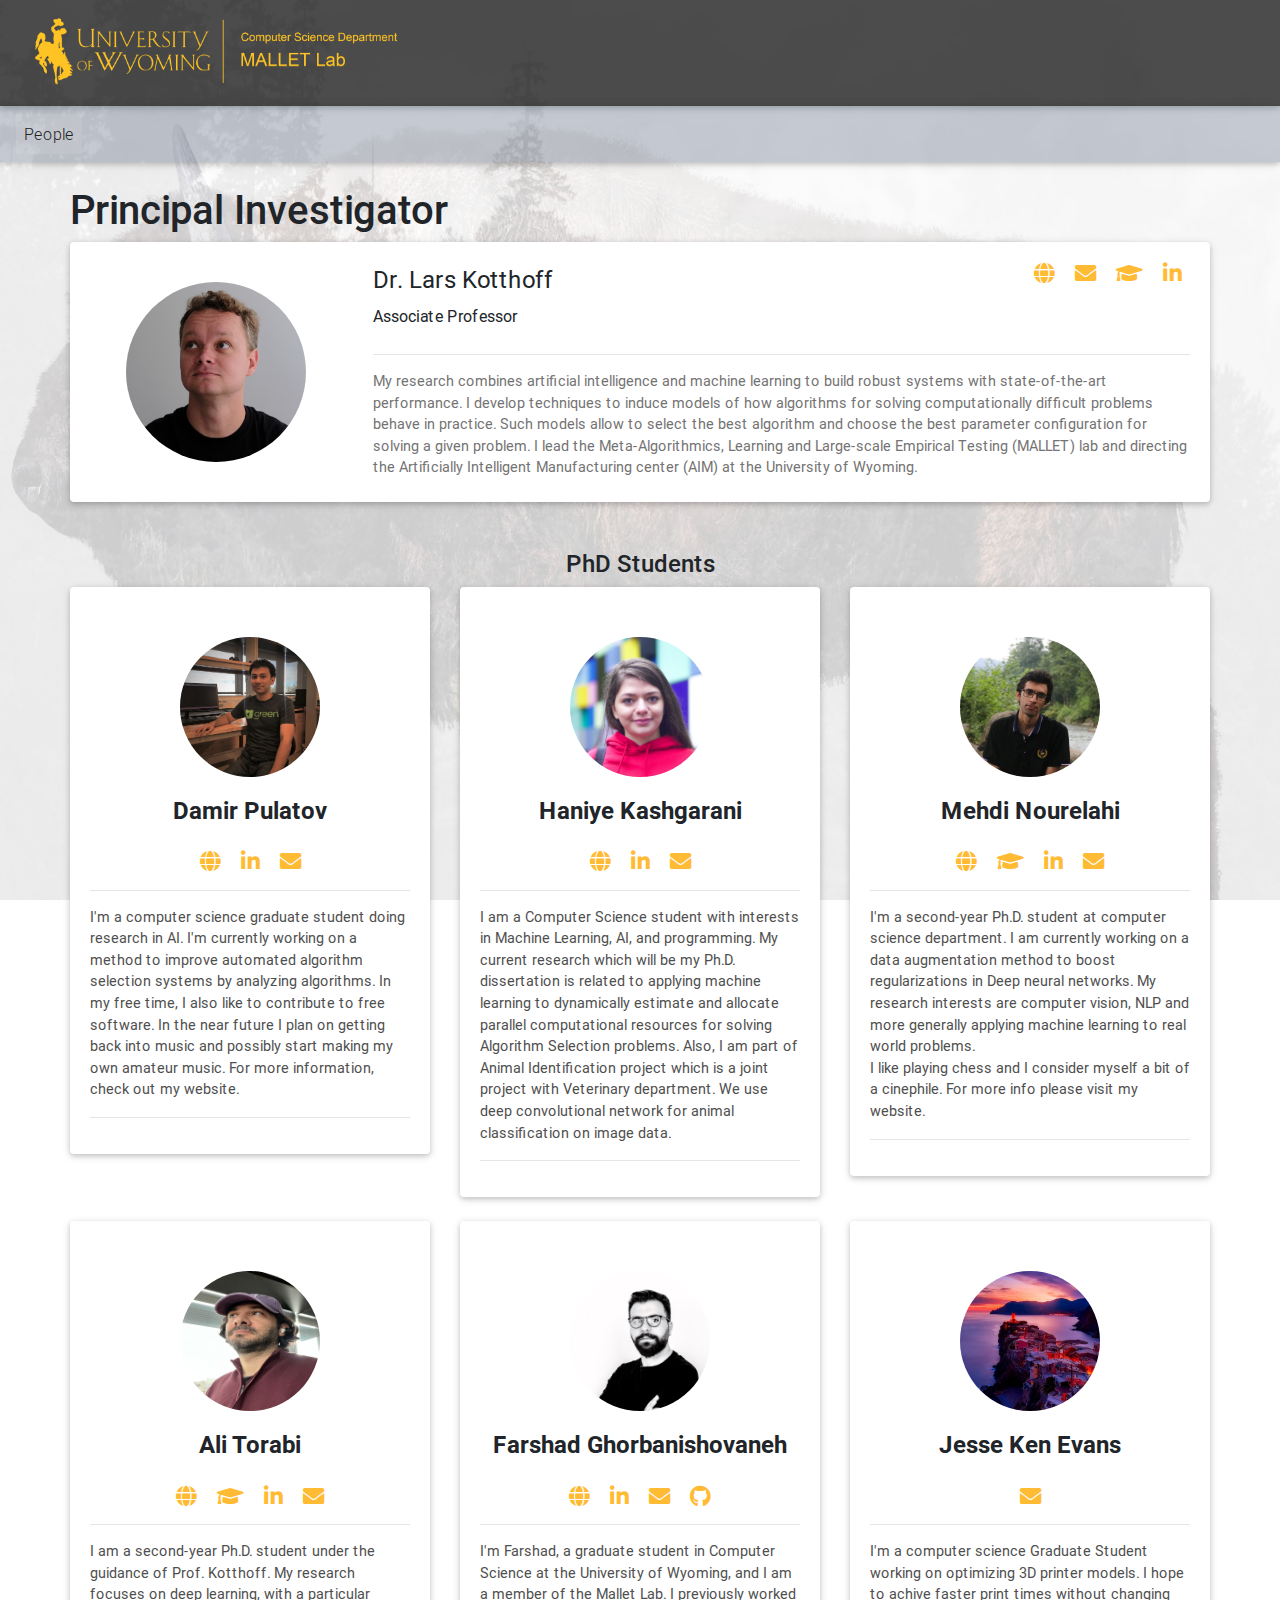
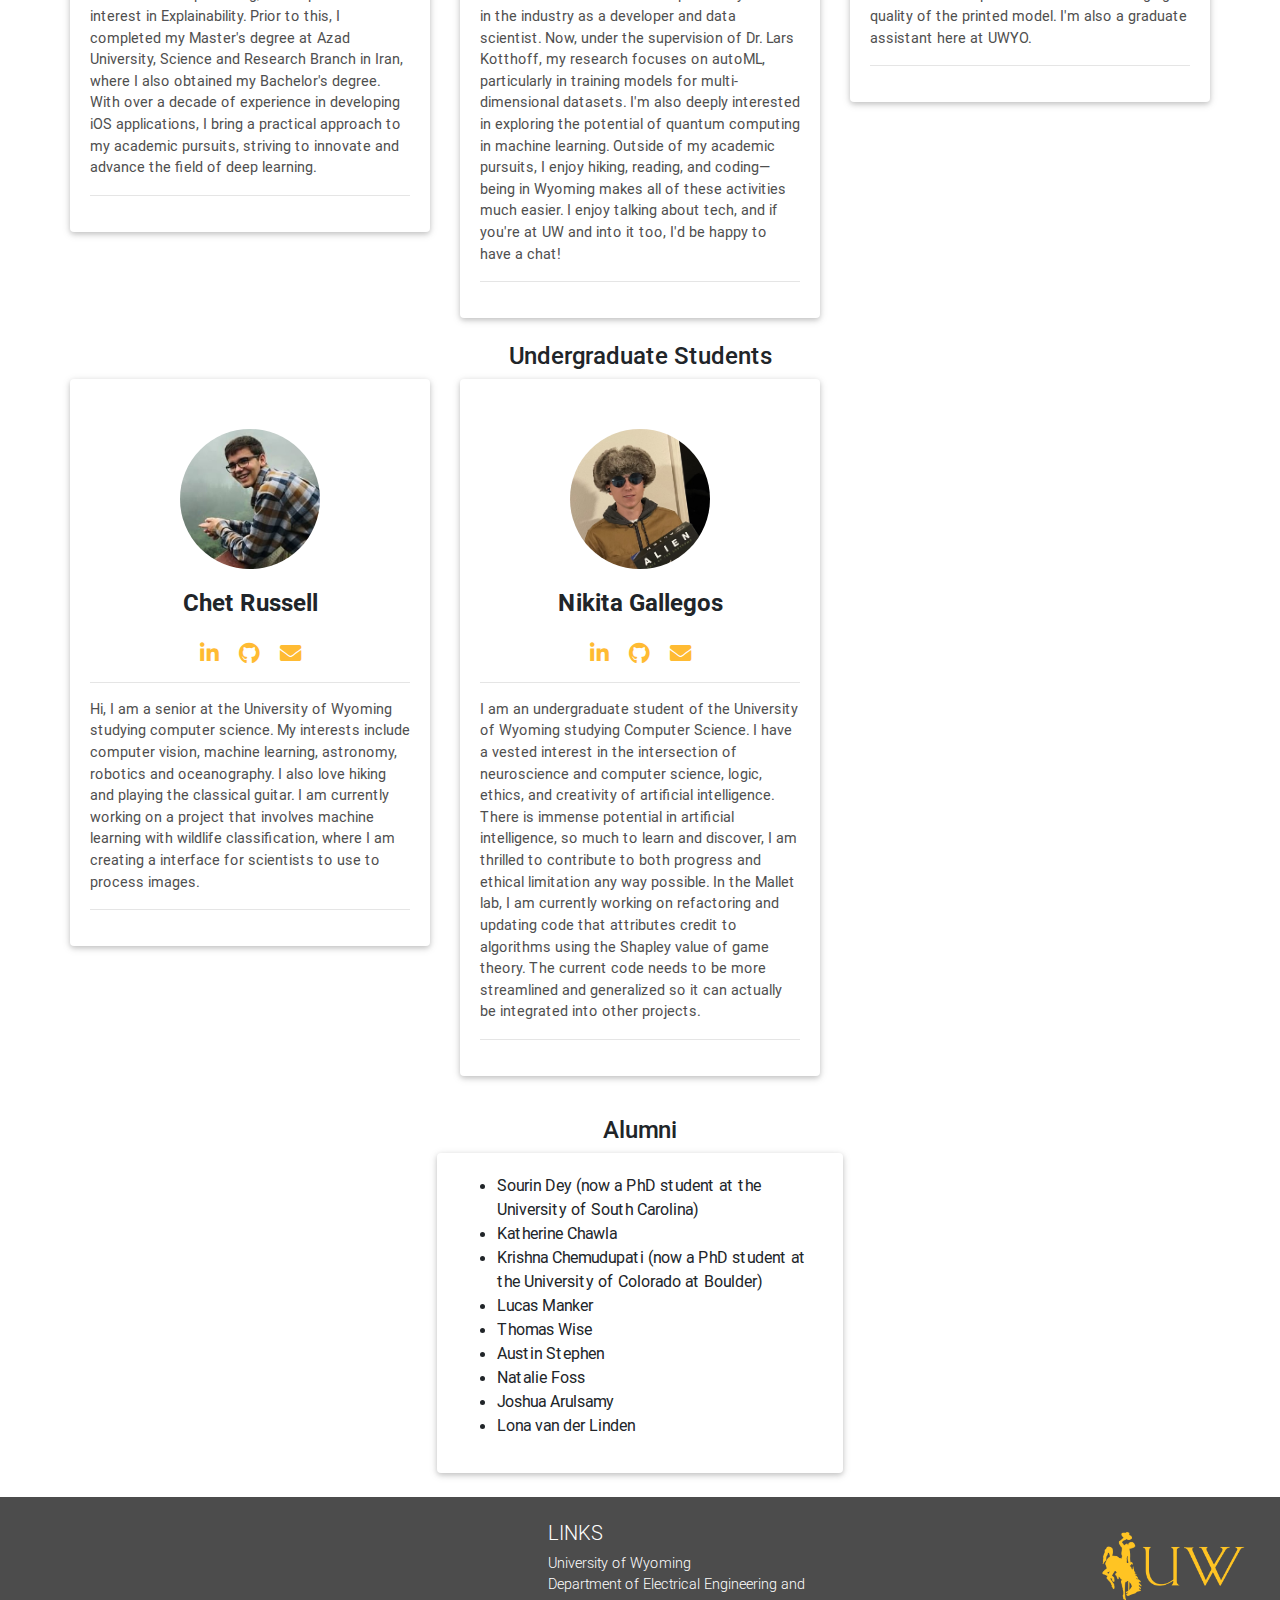
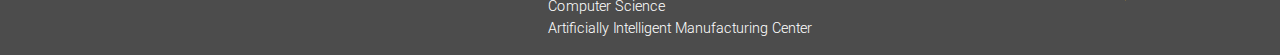
<file: index.html>
<!DOCTYPE html>
<html lang="en">

<head>
    <meta charset="utf-8">
    <meta name="viewport" content="width=device-width, initial-scale=1, shrink-to-fit=no">
    <meta http-equiv="x-ua-compatible" content="ie=edge">
    <title>Mallet Lab</title>
    <!-- Font Awesome -->
    <link rel="stylesheet" href="https://use.fontawesome.com/releases/v5.8.2/css/all.css">
    <!-- Bootstrap core CSS -->
    <link href="css/bootstrap.min.css" rel="stylesheet"> <!-- Material Design Bootstrap -->
    <link href="css/mdb.min.css" rel="stylesheet">
    <link href="css/fontawesome.min.css" rel="stylesheet" />
    <link href="css/fontawesome.min.css" rel="stylesheet" />
    <!-- Your custom styles (optional) -->
    <link href="css/style.css" rel="stylesheet">
    <script src="js/jquery-3.4.1.min.js"></script>
    <script src="js/bootstrap.min.js"></script>
    <script src="js/motion.js"></script>
    <script src="js/mdb.js"></script>

</head>

<body>

    <!--Main Navigation-->
    <header>

        <nav class="navbar navbar-dark rgba-black-strong">
            <a class="navbar-brand" href="/index.html">
                <img src="img/cs-mallet.png" class="img-fluid" alt="mallet" />
            </a>
        </nav>
        <!--Navbar-->
        <nav class="navbar navbar-expand-lg navbar-dark rgba-mdb-color-light">

            <!-- Navbar brand -->
            <!--<a class="navbar-brand text-warning font-weight-bolder" href="#">Mallet Lab</a>!-->

            <!-- Collapse button -->
            <button class="navbar-toggler first-button" type="button" data-toggle="collapse" data-target="#mainNav"
                aria-controls="mainNav" aria-expanded="false" aria-label="Toggle navigation">
                <div class="animated-icon1"><span></span><span></span><span></span></div>
            </button>


            <!-- Collapsible content -->
            <div class="collapse navbar-collapse" id="mainNav">

                <!-- Links -->
                <ul class="navbar-nav mr-auto">
                    <li class="nav-item active">
                        <a class="nav-link text-dark" href="index.html">
                            People
                            <span class="sr-only">(current)</span>
                        </a>
                    </li>
                    <!--
                    <li class="nav-item">
                        <a class="nav-link text-dark" href="projects.html">Available Projects</a>
                    </li>
                    -->

                </ul>
            </div>
            <!-- Collapsible content -->

        </nav>
        <!--/.Navbar-->
    </header>
    <!--Main Navigation-->

    <!--Main layout-->
    <main>
        <!--Main container-->
        <div class="container">
            <!--Grid row-->
            <div class="row">
                <!--Section: Testimonials v.1-->
                <section class="section pb-3 text-center">

                    <!--Section heading-->
                    <h1 class="section-heading h1 text-lg-left pt-4">Principal Investigator</h1>
                    <!--Section description-->

                    <div class="row">
                        <!--Grid column-->
                        <div class="col-lg-12 col-md-12 mb-4">

                            <!--Card-->
                            <div class="card testimonial-card">

                                <!--Background color-->
                                <div class="card-up teal white">
                                </div>


                                <div class="card-body">
                                    <!--Name-->
                                    <!--Avatar-->
                                    <div class="row">
                                        <div class="col-md-3">
                                            <div class="avatar prof-avatar mx-auto white">
                                                <img src="img/larskot.jpg" class="rounded-circle img-fluid" />
                                            </div>
                                        </div>
                                        <div class="col-md-9">
                                            <div class="row">
                                                <div class="col-md-9 text-lg-left">

                                                    <h4 class="card-title mt-1">Dr. Lars Kotthoff</h4>
                                                    <h6 class="card-title ">Associate Professor</h6>

                                                </div>
                                                <div class="col-md-3">
                                                    <!-- Website -->
                                                    <div class="float-lg-right">
                                                        <a class="px-2 fa-lg li-ic text-warning"
                                                            href="https://www.eecs.uwyo.edu/~larsko/"><i
                                                                class="fas fa-globe"></i></a>
                                                        <!-- Email -->
                                                        <a class="px-2 fa-lg li-ic text-warning"
                                                            href="mailto:larsko@uwyo.edu"><i
                                                                class="fas fa-envelope"></i></a>
                                                        <!-- Google scholar -->
                                                        <a class="px-2 fa-lg li-ic text-warning"
                                                            href="https://scholar.google.com/citations?user=P37OkUUAAAAJ&hl=en"><i
                                                                class="fas fa-graduation-cap"></i></a>
                                                        <!-- Linkedin -->
                                                        <a class="px-2 fa-lg li-ic text-warning"
                                                            href="https://www.linkedin.com/in/lars-kotthoff-8641856"><i
                                                                class="fab fa-linkedin-in"></i></a>
                                                    </div>
                                                </div>
                                            </div>
                                            <div class="row">
                                                <div class="col-md-12">
                                                    <hr />

                                                    <!--Quotation-->
                                                    <p class="card-text text-left">
                                                        My research combines artificial intelligence and machine
                                                        learning to build robust systems with state-of-the-art
                                                        performance. I develop techniques to induce models of how
                                                        algorithms for solving computationally difficult problems behave
                                                        in practice. Such models allow to select the best algorithm and
                                                        choose the best parameter configuration for solving a given
                                                        problem. I lead the Meta-Algorithmics, Learning and Large-scale
                                                        Empirical Testing (MALLET) lab and directing the Artificially
                                                        Intelligent Manufacturing center (AIM) at the University of
                                                        Wyoming.
                                                    </p>
                                                </div>
                                            </div>
                                        </div>
                                    </div>
                                </div>
                            </div>
                            <!--Card-->

                        </div>
                        <!--Grid column-->
                        <!--Grid column-->
                    </div>

                    <!--Section heading-->
                    <h4 class="section-heading h4 text-center pt-4">PhD Students</h4>
                    <!--Section description-->
                    <div class="row">

                        <!--Grid column-->
                        <div class="col-lg-4 col-md-12 mb-lg-0 mb-4">
                            <!--Card-->
                            <div class="card testimonial-card">
                                <!--Background color-->
                                <div class="card-up info-color"></div>
                                <!--Avatar-->
                                <div class="avatar md-avatar mx-auto white">
                                    <img src="img/Damir.jpg" class="rounded-circle img-fluid" />
                                </div>
                                <div class="card-body">
                                    <!--Name-->
                                    <h4 class="font-weight-bold mb-4">Damir Pulatov</h4>
                                    <!-- Website -->
                                    <a class="px-2 fa-lg li-ic text-warning" href="http://dpulatov.com/"><i
                                            class="fas fa-globe"></i></a>

                                    <!-- Linkedin -->
                                    <a class="px-2 fa-lg li-ic text-warning"
                                        href="https://www.linkedin.com/in/damirpolat"><i
                                            class="fab fa-linkedin-in"></i></a>

                                    <!-- Email -->
                                    <a class="px-2 fa-lg text-warning" href="mailto:dpulatov@uwyo.edu"><i
                                            class="fas fa-envelope"></i></a>

                                    <hr>
                                    <!--Quotation-->
                                    <p class="dark-grey-text  card-text text-left">
                                        I'm a computer science graduate student doing research in AI.
                                        I'm currently working on a method to improve automated algorithm selection
                                        systems by analyzing algorithms.
                                        In my free time, I also like to contribute to free software.
                                        In the near future I plan on getting back into music and possibly start making
                                        my own amateur music.
                                        For more information, check out my website.
                                    </p>
                                    <hr />
                                </div>
                            </div>
                            <!--Card-->
                        </div>
                        <!--Grid column-->
                        <!--Grid column-->
                        <div class="col-lg-4 col-md-12 mb-lg-0 mb-4">
                            <!--Card-->
                            <div class="card testimonial-card">
                                <!--Background color-->
                                <div class="card-up info-color"></div>
                                <!--Avatar-->
                                <div class="avatar md-avatar mx-auto white">
                                    <img src="img/hny.jpg" class="rounded-circle img-fluid" />
                                </div>
                                <div class="card-body">
                                    <!--Name-->
                                    <h4 class="font-weight-bold mb-4">Haniye Kashgarani</h4>
                                    <!-- Website -->
                                    <a class="px-2 fa-lg li-ic text-warning"
                                        href="https://www.cs.uwyo.edu/~hkashgar/"><i class="fas fa-globe"></i></a>
                                    <!-- Linkedin -->
                                    <a class="px-2 fa-lg li-ic text-warning"
                                        href="https://ir.linkedin.com/in/haniye-kashgarani-14a5a19b"><i
                                            class="fab fa-linkedin-in"></i></a>
                                    <!-- Email -->
                                    <a class="px-2 fa-lg text-warning" href="mailto:hkashgar@uwyo.edu"><i
                                            class="fas fa-envelope"></i></a>
                                    <hr>
                                    <!--Quotation-->
                                    <p class="dark-grey-text  card-text text-left">
                                        I am a Computer Science student with interests in Machine Learning, AI, and
                                        programming. My current research which will be my Ph.D. dissertation is related
                                        to applying machine learning to dynamically estimate and allocate parallel
                                        computational resources for solving Algorithm Selection problems.
                                        Also, I am part of Animal Identification project which is a joint project with
                                        Veterinary department. We use deep convolutional network for animal
                                        classification on image data.
                                    </p>
                                    <hr />
                                    <!--<a href="files/parallel_slide.pdf" class="text-left px-3 text-warning"><i class="fas fa-file-powerpoint"></i> Elevator Pitch</a>-->
                                </div>
                            </div>
                            <!--Card-->
                        </div>
                        <!--Grid column-->
                        <!--Grid column-->
                        <div class="col-lg-4 col-md-12 mb-lg-0 mb-4">
                            <!--Card-->
                            <div class="card testimonial-card">
                                <!--Background color-->
                                <div class="card-up info-color"></div>
                                <!--Avatar-->
                                <div class="avatar md-avatar mx-auto white">
                                    <img src="img/mehdi.jpg" class="rounded-circle img-fluid" />
                                </div>
                                <div class="card-body">
                                    <!--Name-->
                                    <h4 class="font-weight-bold mb-4">Mehdi Nourelahi</h4>
                                    <a class="px-2 fa-lg li-ic text-warning"
                                        href="https://www.cs.uwyo.edu/~mnourela/"><i class="fas fa-globe"></i></a>

                                    <!-- Linkedin -->
                                    <a class="px-2 fa-lg li-ic text-warning"
                                        href="https://scholar.google.com/citations?user=-ekWojcAAAAJ&hl=en"><i
                                            class="fa fa-graduation-cap"></i></a>
                                    <a class="px-2 fa-lg li-ic text-warning"
                                        href="https://www.linkedin.com/in/gullesh/"><i
                                            class="fab fa-linkedin-in"></i></a>
                                    <!-- Email -->
                                    <a class="px-2 fa-lg text-warning" href="mailto:mnourela@uwyo.edu"><i
                                            class="fas fa-envelope"></i></a>
                                    <hr>
                                    <!--Quotation-->
                                    <p class="dark-grey-text  card-text text-left">
                                        I'm a second-year Ph.D. student at computer science department. I am currently
                                        working on a data augmentation method to boost regularizations in Deep neural
                                        networks. My research interests are computer vision, NLP and more generally
                                        applying machine learning to real world problems.
                                        <br>I like playing chess and I consider myself a bit of a cinephile. For more
                                        info please visit my website.
                                    </p>
                                    <hr />
                                </div>
                            </div>
                            <!--Card-->
                        </div>
                        <!--Grid column-->
                        <div class="col-lg-4 col-md-12 mb-lg-0 mb-4">
                            <!--Card-->
                            <br />
                            <div class="card testimonial-card">
                                <!--Background color-->
                                <div class="card-up info-color"></div>
                                <!--Avatar-->
                                <div class="avatar md-avatar mx-auto white">
                                    <img src="img/ali.png" class="rounded-circle img-fluid" />
                                </div>
                                <div class="card-body">
                                    <!--Name-->
                                    <h4 class="font-weight-bold mb-4">Ali Torabi</h4>
                                    <a class="px-2 fa-lg li-ic text-warning"
                                        href="https://www.atorabi.com/"><i class="fas fa-globe"></i></a>

                                    <!-- Linkedin -->
                                    <a class="px-2 fa-lg li-ic text-warning"
                                        href="https://scholar.google.com/citations?user=mQS8siYAAAAJ&hl=en&authuser=1"><i
                                            class="fa fa-graduation-cap"></i></a>
                                    <a class="px-2 fa-lg li-ic text-warning"
                                        href="https://www.linkedin.com/in/ali-t-37a60864/"><i
                                            class="fab fa-linkedin-in"></i></a>
                                    <!-- Email -->
                                    <a class="px-2 fa-lg text-warning" href="mailto:atorabi@uwyo.edu"><i
                                            class="fas fa-envelope"></i></a>
                                    <hr>
                                    <!--Quotation-->
                                    <p class="dark-grey-text  card-text text-left">
                                        I am a second-year Ph.D. student under the guidance of Prof. Kotthoff. My
                                        research focuses on deep learning, with a particular interest in Explainability.
                                        Prior to this, I completed my Master's degree at Azad University, Science and
                                        Research Branch in Iran, where I also obtained my Bachelor's degree.
                                        <br />With over a decade of experience in developing iOS applications, I bring a
                                        practical approach to my academic pursuits, striving to innovate and advance the
                                        field of deep learning.
                                    </p>
                                    <hr />
                                </div>
                            </div>
                            <!--Card-->
                        </div>
                        <!--Grid column-->

                        <!-- Farshad -->
                        <div class="col-lg-4 col-md-12 mb-lg-0 mb-4">
                            <!--Card-->
                            <br />
                            <div class="card testimonial-card">
                                <!--Background color-->
                                <div class="card-up info-color"></div>
                                <!--Avatar-->
                                <div class="avatar md-avatar mx-auto white">
                                    <img src="img/Farshad_Ghorbanishovaneh.jpeg" class="rounded-circle img-fluid" />
                                </div>
                                <div class="card-body">
                                    <!--Name-->
                                    <h4 class="font-weight-bold mb-4">Farshad Ghorbanishovaneh</h4>

                                    <!-- Website -->
                                    <a class="px-2 fa-lg li-ic text-warning"
                                        href="https://students.uwyo.edu/fghorban/"><i class="fas fa-globe"></i></a>

                                    <!-- Linkedin -->
                                    <a class="px-2 fa-lg li-ic text-warning"
                                        href="https://www.linkedin.com/in/farshadghorbani/"><i
                                            class="fab fa-linkedin-in"></i></a>

                                    <!-- Email -->
                                    <a class="px-2 fa-lg text-warning" href="mailto:fghorban@uwyo.edu"><i
                                            class="fas fa-envelope"></i></a>

                                    <!-- Github -->
                                    <a class="px-2 fa-lg text-warning" href="https://github.com/the-farshad/"><i
                                            class="fab fa-github"></i></a>

                                    <hr>
                                    <p class="dark-grey-text card-text text-left">
                                        I'm Farshad, a graduate student in Computer Science at the <a
                                            href="https://www.uwyo.edu/"
                                            class="dark-grey-text card-text text-left">University of Wyoming</a>, and I
                                        am a member of the <a href="https://www.uwyo.edu/cosc/research/mallet-lab.html"
                                            class="dark-grey-text card-text text-left">Mallet Lab</a>.
                                        I previously worked in the industry as a developer and data
                                        scientist. Now, under the supervision of <a
                                            href="https://www.uwyo.edu/cosc/people/faculty/lars-kotthoff.html"
                                            class="dark-grey-text card-text text-left">Dr. Lars Kotthoff</a>, my
                                        research focuses on <a
                                            href="https://www.automl.org/wp-content/uploads/2019/05/AutoML_Book.pdf"
                                            class="dark-grey-text card-text text-left">autoML</a>, particularly in
                                        training models for multi-dimensional datasets. I'm also deeply interested in
                                        exploring the potential of <a
                                            href="https://en.wikipedia.org/wiki/Quantum_computing"
                                            class="dark-grey-text card-text text-left">quantum computing</a> in machine
                                        learning. Outside of my academic pursuits, I enjoy hiking, reading, and
                                        coding—being in Wyoming makes all of these activities much easier. I enjoy
                                        talking about tech, and if you're at UW and into it too, I'd be happy to have a
                                        chat!</p>
                                    <hr />
                                </div>
                            </div>
                            <!--Card-->
                        </div>
                        <!--Grid column-->
                        <div class="col-lg-4 col-md-12 mb-lg-0 mb-4">
                            <!--Card-->
                            <br />
                            <div class="card testimonial-card">
                                <!--Background color-->
                                <div class="card-up info-color"></div>
                                <!--Avatar-->
                                <div class="avatar md-avatar mx-auto white">
                                    <img src="img/sample.jpg" class="rounded-circle img-fluid" />
                                </div>
                                <div class="card-body">
                                    <!--Name-->
                                    <h4 class="font-weight-bold mb-4">Jesse Ken Evans</h4>
                                    <!-- Linkedin -->

                                    <!-- Email -->
                                    <a class="px-2 fa-lg text-warning" href="mailto:jevans40@uwyo.edu"><i
                                            class="fas fa-envelope"></i></a>
                                    <hr>
                                    <!--Quotation-->
                                    <p class="dark-grey-text  card-text text-left">
                                        I'm a computer science Graduate Student working on optimizing 3D printer models.
                                        I hope to achive faster print times without changing quality of the printed
                                        model. I'm also a graduate assistant here at UWYO.
                                    </p>
                                    <hr />
                                </div>
                            </div>
                            <!--Card-->
                        </div>
                    </div>

                    <!--Grid column-->
                    <!--Section heading-->
                    <h4 class="section-heading h4 text-center pt-4">Undergraduate Students</h4>
                    <!--Section description-->
                    <div class="row">
                        <!--Grid column-->
                        <div class="col-lg-4 col-md-12 mb-lg-0 mb-4">
                            <!--Card-->
                            <div class="card testimonial-card">
                                <!--Background color-->
                                <div class="card-up info-color"></div>
                                <!--Avatar-->
                                <div class="avatar md-avatar mx-auto white">
                                    <img src="img/Chet.jpg" class="rounded-circle img-fluid" />
                                </div>
                                <div class="card-body">
                                    <!--Name-->
                                    <h4 class="font-weight-bold mb-4">Chet Russell</h4>
                                    <!-- Linkedin -->
                                    <a class="px-2 fa-lg li-ic text-warning"
                                        href="https://www.linkedin.com/in/chet-russell-224800194/"><i
                                            class="fab fa-linkedin-in"></i></a>
                                    <!-- GitHub -->
                                    <a class="px-2 fa-lg li-ic text-warning" href="https://github.com/Latseen"><i
                                            class="fab fa-github"></i></a>
                                    <!-- Email -->
                                    <a class="px-2 fa-lg text-warning" href="mailto:crusse21@uwyo.edu"><i
                                            class="fas fa-envelope"></i></a>

                                    <hr>
                                    <!--Quotation-->
                                    <p class="dark-grey-text  card-text text-left">
                                        Hi, I am a senior at the University of Wyoming studying computer science. My
                                        interests include computer vision, machine learning, astronomy, robotics and
                                        oceanography. I also love hiking and playing the classical guitar. I am
                                        currently working on a project that involves machine learning with wildlife
                                        classification, where I am creating a interface for scientists to use to process
                                        images.
                                    </p>
                                    <hr />
                                </div>
                            </div>
                            <!--Card-->
                        </div>

                        <!--Grid column-->
                        <div class="col-lg-4 col-md-12 mb-lg-0 mb-4">
                            <!--Card-->
                            <div class="card testimonial-card">
                                <!--Background color-->
                                <div class="card-up info-color"></div>
                                <!--Avatar-->
                                <div class="avatar md-avatar mx-auto white">
                                    <img src="img/Nikita.JPG" class="rounded-circle img-fluid" />
                                </div>
                                <div class="card-body">
                                    <!--Name-->
                                    <h4 class="font-weight-bold mb-4">Nikita Gallegos</h4>
                                    <!-- Website -->
                                    <!-- Linkedin -->
                                    <a class="px-2 fa-lg li-ic text-warning"
                                        href="https://www.linkedin.com/in/nikita-gallegos-299a47203"><i
                                            class="fab fa-linkedin-in"></i></a>
                                    <!-- GitHub -->
                                    <a class="px-2 fa-lg li-ic text-warning" href="https://github.com/NikitaGallegos"><i
                                            class="fab fa-github"></i></a>
                                    <!-- Email -->
                                    <a class="px-2 fa-lg text-warning" href="mailto:ngallego@uwyo.edu"><i
                                            class="fas fa-envelope"></i></a>

                                    <hr>
                                    <!--Quotation-->
                                    <p class="dark-grey-text  card-text text-left">
                                        I am an undergraduate student of the University of Wyoming studying Computer
                                        Science. I have a vested interest in the intersection of neuroscience and
                                        computer science, logic, ethics, and creativity of artificial intelligence.
                                        There is immense potential in artificial intelligence, so much to learn and
                                        discover, I am thrilled to contribute to both progress and ethical limitation
                                        any way possible. In the Mallet lab, I am currently working on refactoring and
                                        updating code that attributes credit to algorithms using the Shapley value of
                                        game theory. The current code needs to be more streamlined and generalized so it
                                        can actually be integrated into other projects.
                                    </p>
                                    <hr />
                                </div>
                            </div>
                            <!--Card-->
                        </div>
                    </div>
            </div>
        </div>


        <!--Grid column-->
        <h4 class="section-heading h4 text-center pt-4">Alumni</h4>
        <div class="row">
            <div class="col-lg-4 col-md-6 mb-lg-0 mb-8 mx-auto">
                <div class="card testimonial-card">
                    <div class="card-body">
                        <ul>
                            <li>Sourin Dey (now a PhD student at the University of South Carolina)</li>
                            <li>Katherine Chawla</li>
                            <li>Krishna Chemudupati (now a PhD student at the University of Colorado at Boulder)</li>
                            <li>Lucas Manker</li>
                            <li>Thomas Wise</li>
                            <li>Austin Stephen</li>
                            <li>Natalie Foss</li>
                            <li>Joshua Arulsamy</li>
                            <li>Lona van der Linden</li>
                        </ul>
                    </div>
                </div>
                <!--Card-->
            </div>
            </section>
            <!--Section: Testimonials v.1-->
        </div>
        <!--Grid column-->

        </div>
        <!--Grid row-->

        </div>
        <!--Main container-->
    </main>
    <!--Main layout-->
    <!--Footer-->
    <!-- Footer -->
    <footer class="page-footer font-small rgba-black-strong pt-4 mt-4">

        <!-- Footer Links -->
        <div class="container-fluid text-center text-md-left">

            <!-- Grid row -->
            <div class="row">


                <div class="col-md-5 mb-md-0 mb-0">
                </div>

                <!-- Grid column -->

                <hr class="clearfix w-100 d-md-none pb-3">

                <!-- Grid column -->
                <div class="col-md-3 mb-md-0 mb-3">

                    <!-- Links -->
                    <h5 class="text-uppercase">Links</h5>

                    <ul class="list-unstyled">
                        <li>
                            <a href="https://www.uwyo.edu/">University of Wyoming</a>
                        </li>
                        <li>
                            <a href="https://www.uwyo.edu/eecs/">Department of Electrical Engineering and Computer
                                Science</a>
                        </li>
                        <li>
                            <a href="https://www.uwyo.edu/ceas/engineering-initiative/aim/">Artificially Intelligent
                                Manufacturing Center</a>
                        </li>
                    </ul>

                </div>
                <!-- Grid column -->

                <!-- Grid column -->
                <div class="col-md-2 mb-md-0 mb-3">

                    <!-- Links -->

                </div>
                <!-- Grid column -->
                <!-- Grid column -->
                <div class="col-md-2">

                    <div class="text-lg-right">
                        <!-- Content -->
                        <img class="img-fluid" id="uwyo_logo" src="img/uwabbreviated_v_rlds_gold.png"
                            alt="University of Wyoming" />
                    </div>
                </div>

            </div>
            <!-- Grid row -->


            <!-- Footer Links -->

    </footer>
    <!-- Footer -->
    <!--Footer-->
</body>

</html>
</file>
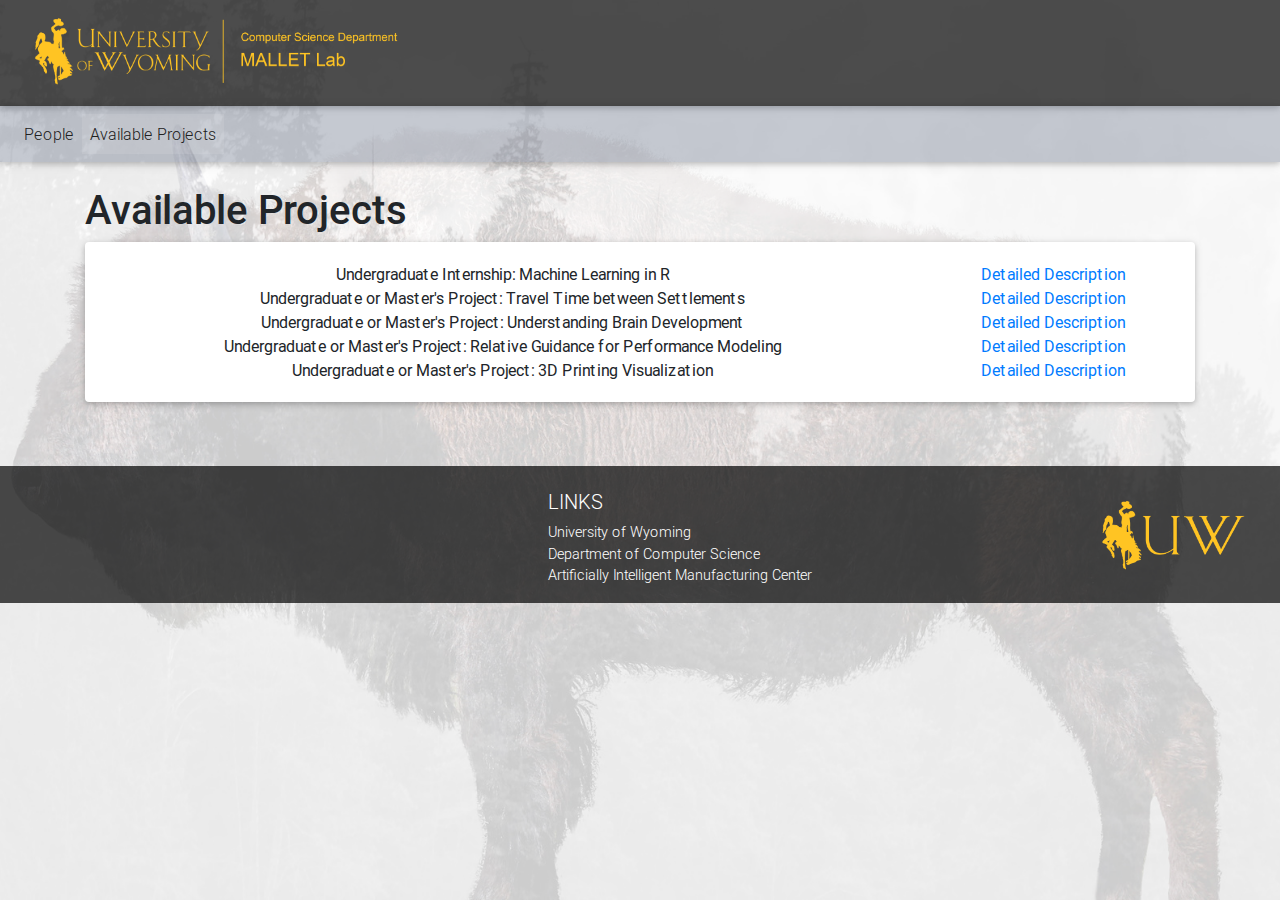
<file: projects.html>
<!DOCTYPE html>
<html lang="en">

<head>
    <meta charset="utf-8">
    <meta name="viewport" content="width=device-width, initial-scale=1, shrink-to-fit=no">
    <meta http-equiv="x-ua-compatible" content="ie=edge">
    <title>Mallet Lab</title>
    <!-- Font Awesome -->
    <link rel="stylesheet" href="https://use.fontawesome.com/releases/v5.8.2/css/all.css">
    <!-- Bootstrap core CSS -->
    <link href="css/bootstrap.min.css" rel="stylesheet">  <!-- Material Design Bootstrap -->
    <link href="css/mdb.min.css" rel="stylesheet">
    <link href="css/fontawesome.min.css" rel="stylesheet" />
    <link href="css/fontawesome.min.css" rel="stylesheet" />
    <!-- Your custom styles (optional) -->
    <link href="css/style.css" rel="stylesheet">
    <script src="js/jquery-3.4.1.min.js"></script>
    <script src="js/bootstrap.min.js"></script>
    <script src="js/motion.js"></script>
    <script src="js/mdb.js"></script>

</head>

<body>

    <!--Main Navigation-->
    <header>

        <nav class="navbar navbar-dark rgba-black-strong"   >
            <a class="navbar-brand" href="/index.html">
                <img src="img/cs-mallet.png" class="img-fluid" alt="mallet"/>
            </a>
        </nav>
        <!--Navbar-->
        <nav class="navbar navbar-expand-lg navbar-dark rgba-mdb-color-light">

            <!-- Navbar brand -->
            <!--<a class="navbar-brand text-warning font-weight-bolder" href="#">Mallet Lab</a>!-->

            <!-- Collapse button -->
            <button class="navbar-toggler first-button" type="button" data-toggle="collapse" data-target="#mainNav"
                    aria-controls="mainNav" aria-expanded="false" aria-label="Toggle navigation">
                <div class="animated-icon1"><span></span><span></span><span></span></div>
            </button>


            <!-- Collapsible content -->
            <div class="collapse navbar-collapse" id="mainNav">

                <!-- Links -->
                <ul class="navbar-nav mr-auto">
                    <li class="nav-item">
                        <a class="nav-link text-dark" href="index.html">
                            People
                        </a>
                    </li>
                    <li class="nav-item active">
                        <a class="nav-link text-dark" href="projects.html">Available Projects
                            <span class="sr-only">(current)</span>
                        </a>
                    </li>

                </ul>
            </div>
            <!-- Collapsible content -->

        </nav>
        <!--/.Navbar-->
    </header>
    <!--Main Navigation-->

    <!--Main layout-->
    <main>
        <!--Main container-->
        <div class="container">
            <!--Grid row-->
            <div class="row">
                <!--Grid column-->
                <div class="col-md-12">
                    <!--Section: Testimonials v.1-->
                    <section class="section pb-3 text-center">

                        <!--Section heading-->
                        <h1 class="section-heading h1 text-lg-left pt-4">Available Projects</h1>
                        <!--Section description-->

                        <div class="row">
                            <!--Grid column-->
                            <div class="col-lg-12 col-md-12 mb-4">

                                <!--Card-->
                                <div class="card testimonial-card">

                                    <!--Background color-->
                                    <div class="card-up teal white">
                                    </div>


                                    <div class="card-body">
                                        <!--Name-->
                                        <!--Avatar-->
                                        <div class="row">
                                            <div class="col-md-9">
                                                Undergraduate Internship: Machine Learning in R
                                            </div>

                                            <div class="col-md-3">
                                                <a href="projects/mlr3.pdf">Detailed Description</a>
                                            </div>
                                        </div>

                                        <div class="row">
                                            <div class="col-md-9">
                                                Undergraduate or Master's
                                                Project: Travel Time between Settlements
                                            </div>
                                            <div class="col-md-3">
                                                <a href="projects/travel-times.pdf">Detailed Description</a>
                                            </div>
                                        </div>
                                        <div class="row">
                                            <div class="col-md-9">
                                                Undergraduate or Master's
                                                Project: Understanding Brain Development
                                            </div>
                                            <div class="col-md-3">
                                                <a href="projects/brain-development.pdf">Detailed Description</a>
                                            </div>
                                        </div>

                                        <div class="row">
                                            <div class="col-md-9">
                                                Undergraduate or Master's
                                                Project: Relative Guidance for Performance Modeling
                                            </div>
                                            <div class="col-md-3">
                                                <a href="projects/relative-guidance.pdf">Detailed Description</a>
                                            </div>
                                        </div>

                                        <div class="row">
                                            <div class="col-md-9">
                                                Undergraduate or Master's
                                                Project: 3D Printing Visualization
                                            </div>
                                            <div class="col-md-3">
                                                <a href="projects/3dprinting-progress.pdf">Detailed Description</a>
                                            </div>
                                        </div>
                                    </div>

                                </div>
                                <!--Card-->

                            </div>
                            <!--Grid column-->
                            <!--Grid column-->
                        </div>
            </div>
            <!--Grid row-->

        </div>
        <!--Main container-->
    </main>
    <!--Main layout-->
    <!--Footer-->
    <!-- Footer -->
    <footer class="page-footer font-small rgba-black-strong pt-4 mt-4">

        <!-- Footer Links -->
        <div class="container-fluid text-center text-md-left">

            <!-- Grid row -->
            <div class="row">


                <div class="col-md-5 mb-md-0 mb-0">
                </div>

                <!-- Grid column -->

                <hr class="clearfix w-100 d-md-none pb-3">

                <!-- Grid column -->
                <div class="col-md-3 mb-md-0 mb-3">

                    <!-- Links -->
                    <h5 class="text-uppercase">Links</h5>

                    <ul class="list-unstyled">
                        <li>
                            <a href="https://www.uwyo.edu/">University of Wyoming</a>
                        </li>
                        <li>
                            <a href="https://www.uwyo.edu/cosc/">Department of Computer Science</a>
                        </li>
                        <li>
                            <a
                                href="https://www.uwyo.edu/ceas/engineering-initiative/aim/">Artificially Intelligent Manufacturing Center</a>
                        </li>
                    </ul>

                </div>
                <!-- Grid column -->

                <!-- Grid column -->
                <div class="col-md-2 mb-md-0 mb-3">

                    <!-- Links -->

                </div>
                <!-- Grid column -->
                <!-- Grid column -->
                <div class="col-md-2">

                    <div class="text-lg-right">
                        <!-- Content -->
                        <img class="img-fluid" id="uwyo_logo" src="img/uwabbreviated_v_rlds_gold.png" alt="University of Wyoming" />
                    </div>
                </div>

            </div>
            <!-- Grid row -->

        </div>
        <!-- Footer Links -->

    </footer>
    <!-- Footer -->
    <!--Footer-->
</body>

</html>
</file>
<file: css/style.css>
/* Icon 1 */

.animated-icon1 {
    width: 30px;
    height: 20px;
    position: relative;
    margin: 0px;
    -webkit-transform: rotate(0deg);
    -moz-transform: rotate(0deg);
    -o-transform: rotate(0deg);
    transform: rotate(0deg);
    -webkit-transition: .5s ease-in-out;
    -moz-transition: .5s ease-in-out;
    -o-transition: .5s ease-in-out;
    transition: .5s ease-in-out;
    cursor: pointer;
}

    .animated-icon1 span, .animated-icon2 span, .animated-icon3 span {
        display: block;
        position: absolute;
        height: 3px;
        width: 100%;
        border-radius: 9px;
        opacity: 1;
        left: 0;
        -webkit-transform: rotate(0deg);
        -moz-transform: rotate(0deg);
        -o-transform: rotate(0deg);
        transform: rotate(0deg);
        -webkit-transition: .25s ease-in-out;
        -moz-transition: .25s ease-in-out;
        -o-transition: .25s ease-in-out;
        transition: .25s ease-in-out;
    }

    .animated-icon1 span {
        background: #ffffff;
    }

    .animated-icon1 span:nth-child(1) {
        top: 0px;
    }

    .animated-icon1 span:nth-child(2) {
        top: 10px;
    }

    .animated-icon1 span:nth-child(3) {
        top: 20px;
    }

    .animated-icon1.open span:nth-child(1) {
        top: 11px;
        -webkit-transform: rotate(135deg);
        -moz-transform: rotate(135deg);
        -o-transform: rotate(135deg);
        transform: rotate(135deg);
    }

    .animated-icon1.open span:nth-child(2) {
        opacity: 0;
        left: -60px;
    }

    .animated-icon1.open span:nth-child(3) {
        top: 11px;
        -webkit-transform: rotate(-135deg);
        -moz-transform: rotate(-135deg);
        -o-transform: rotate(-135deg);
        transform: rotate(-135deg);
    }
    
    a.navbar-brand img{
        max-height:80px;
    }

body {
    background-image: url('../img/30665746644_dd807fb9f3_k.png');  
    background-attachment: fixed;
    background-size:cover;
    background-position:top;
}

#uwyo_logo{
    max-height:130px;
}


.md-avatar{
    width:140px;
    height:140px;
    margin-top:50px;
}


.prof-avatar {
    width: 180px;
    height: 180px;
    margin:20px;

}

p.collapse{
    margin-top:0px;
}

p {
    margin-bottom:0;
}
</file>
